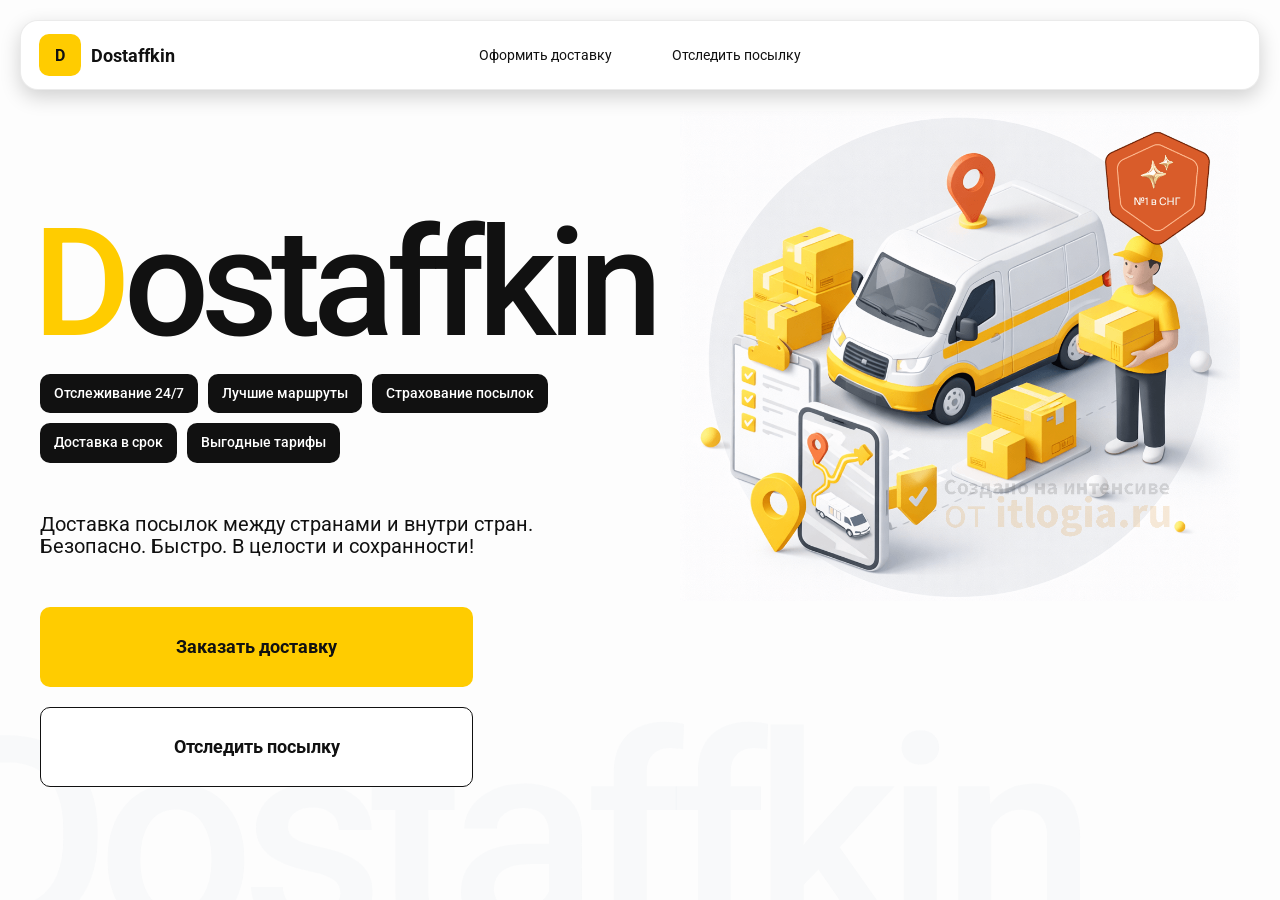
<file: index.html>
<!doctype html>
<html lang="ru">

<head>
    <meta charset="utf-8" />
    <meta name="viewport" content="width=device-width,initial-scale=1,maximum-scale=1,user-scalable=0" />
    <title>Dostaffkin — Доставка посылок между странами и внутри стран. Безопасно. Быстро. В целости и сохранности!
    </title>
    <link rel="stylesheet" href="./styles/base.css">
    <link rel="stylesheet" href="./styles/base_adaptive.css">
    <link rel="stylesheet" href="./styles/index.css">
    <link rel="stylesheet" href="./styles/index_adaptive.css">

</head>

<body>

    <!-- <h1 class="title">Мой заголовок</h1>
    <p class="title">Абзац текста Абзац текста Абзац текста Абзац текста Абзац текста Абзац текста Абзац текста Абзац текста Абзац текста Абзац текста Абзац текста Абзац текста Абзац текста Абзац текста Абзац текста</p>
    
    <a href="https://www.google.com/">Ссылка</a> -->

    <div class="container">
        <header class="header">
            <a class="header-brand" href="#">
                <div class="header-logo">D</div>
                <div class="header-title">Dostaffkin</div>
            </a>
            <nav class="header-menu">
                <a class="header-link" href="./order.html">Оформить <span>доставку</span></a>
                <a class="header-link" href="./track.html">Отследить <span>посылку</span></a>
            </nav>
        </header>

        <main class="main">
            <section class="main-info">
                <div class="main-title">
                    <span>D</span>ostaffkin
                </div>
                <div class="main-features">
                    <div class="main-feature">Отслеживание 24/7</div>
                    <div class="main-feature">Лучшие маршруты</div>
                    <div class="main-feature">Страхование посылок</div>
                    <div class="main-feature">Доставка в срок</div>
                    <div class="main-feature">Выгодные тарифы</div>
                </div>
                <div class="main-description">
                    Доставка посылок между странами и внутри стран.
                    Безопасно. Быстро. В целости и сохранности!
                </div>
                <div class="main-actions">
                    <a class="button" type="button" href="./order.html">Заказать доставку</a>
                    <a class="button button-white" type="button" href="./track.html">Отследить посылку</a>
                </div>
            </section>
            <div class="main-title-ghost">Dostaffkin</div>
            <section class="main-image">
                <img src="images/main-image.png" alt="Main image" />
            </section>
        </main>
    </div>
</body>

</html>
</file>
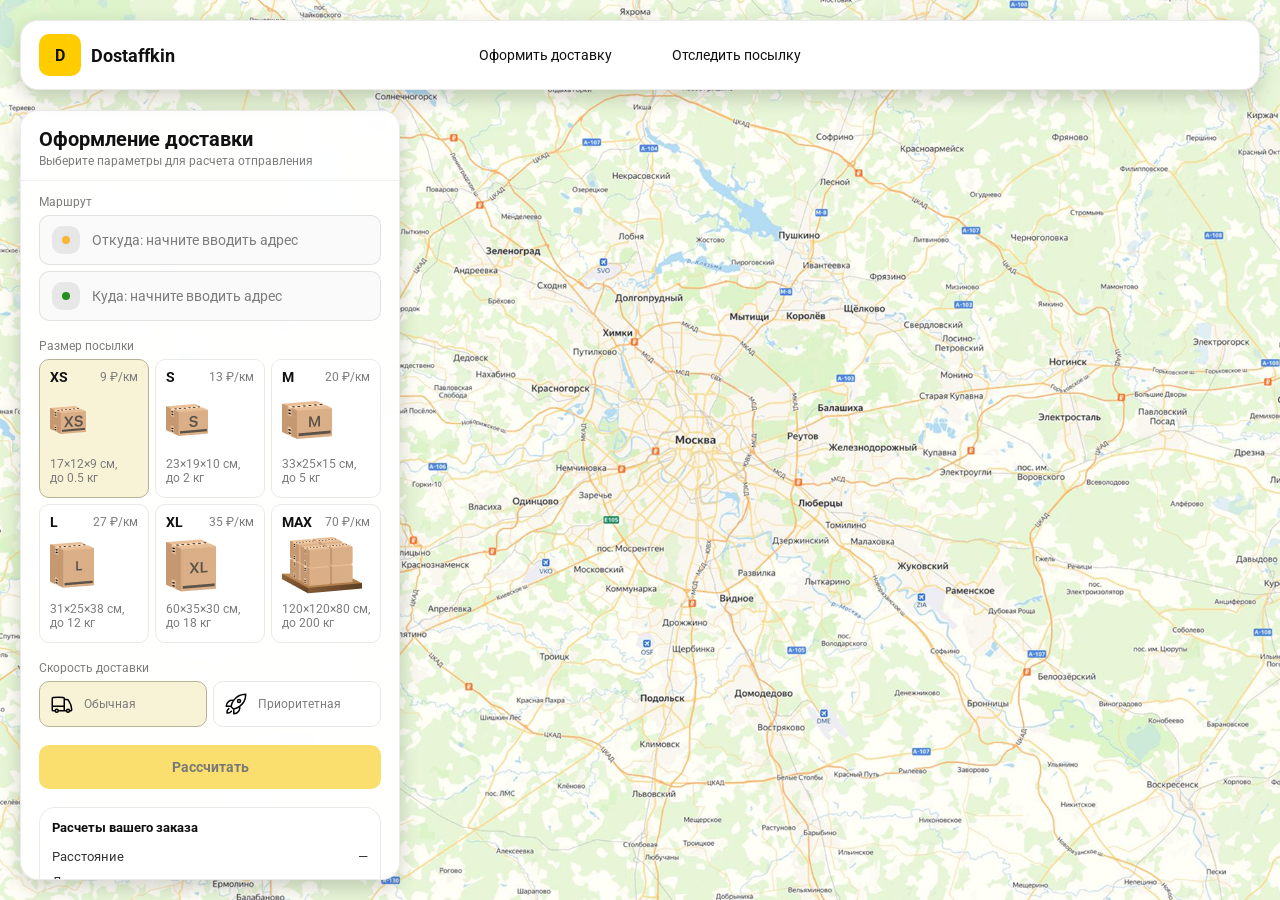
<file: order.html>
<!doctype html>
<html lang="ru">

<head>
    <meta charset="utf-8" />
    <meta name="viewport" content="width=device-width,initial-scale=1,maximum-scale=1,user-scalable=0" />
    <title>Оформление доставки</title>

    <link rel="stylesheet" href="styles/base.css" />
    <link rel="stylesheet" href="styles/base_adaptive.css" />

    <link rel="stylesheet" href="styles/order.css" />
    <link rel="stylesheet" href="styles/order_adaptive.css" />
</head>

<body>
    <div id="map"></div>

    <header class="header">
        <a class="header-brand" href="./index.html">
            <div class="header-logo">D</div>
            <div class="header-title">Dostaffkin</div>
        </a>
        <nav class="header-menu">
            <a class="header-link" href="#">Оформить <span>доставку</span></a>
            <a class="header-link" href="./track.html">Отследить <span>посылку</span></a>
        </nav>
    </header>

    <aside class="main" id="sidebar">
        <div class="main-header">
            <div class="main-title">Оформление доставки</div>
            <div class="main-text">Выберите параметры для расчета отправления</div>
        </div>
        <div class="main-content">
            <div class="main-route">
                <div class="main-block-title">Маршрут</div>
                <div class="main-fields">
                    <div class="main-field" id="fromField">
                        <div class="main-pin"></div>
                        <input id="from" placeholder="Откуда: начните вводить адрес" autocomplete="off" />
                        <div class="main-ac" id="fromAc" role="listbox" aria-label="Подсказки адресов"></div>
                    </div>

                    <div class="main-field" id="toField">
                        <div class="main-pin"></div>
                        <input id="to" placeholder="Куда: начните вводить адрес" autocomplete="off" />
                        <div class="main-ac" id="toAc" role="listbox" aria-label="Подсказки адресов"></div>
                    </div>
                </div>
            </div>
            <div class="main-package">
                <div class="main-block-title">Размер посылки</div>

                <div class="main-sizes">
                    <div class="main-size-card is-active" data-value="xs">
                        <div class="main-size-top">
                            <div class="main-size-label">XS</div>
                            <div class="main-size-rate">9 ₽/км</div>
                        </div>
                        <div class="main-size-media">
                            <img src="images/sizes/xs.png" alt="Короб XS" />
                        </div>
                        <div class="main-size-description">17×12×9 см,<br>до 0.5 кг</div>
                    </div>

                    <div class="main-size-card" data-value="s">
                        <div class="main-size-top">
                            <div class="main-size-label">S</div>
                            <div class="main-size-rate">13 ₽/км</div>
                        </div>
                        <div class="main-size-media">
                            <img src="images/sizes/s.png" alt="Короб S" />
                        </div>
                        <div class="main-size-description">23×19×10 см,<br>до 2 кг</div>
                    </div>

                    <div class="main-size-card" data-value="m">
                        <div class="main-size-top">
                            <div class="main-size-label">M</div>
                            <div class="main-size-rate">20 ₽/км</div>
                        </div>
                        <div class="main-size-media">
                            <img src="images/sizes/m.png" alt="Короб M" />
                        </div>
                        <div class="main-size-description">33×25×15 см,<br>до 5 кг</div>
                    </div>

                    <div class="main-size-card" data-value="l">
                        <div class="main-size-top">
                            <div class="main-size-label">L</div>
                            <div class="main-size-rate">27 ₽/км</div>
                        </div>
                        <div class="main-size-media">
                            <img src="images/sizes/l.png" alt="Короб L" />
                        </div>
                        <div class="main-size-description">31×25×38 см,<br>до 12 кг</div>
                    </div>

                    <div class="main-size-card" data-value="xl">
                        <div class="main-size-top">
                            <div class="main-size-label">XL</div>
                            <div class="main-size-rate">35 ₽/км</div>
                        </div>
                        <div class="main-size-media">
                            <img src="images/sizes/xl.png" alt="Короб XL" />
                        </div>
                        <div class="main-size-description">60×35×30 см,<br>до 18 кг</div>
                    </div>

                    <div class="main-size-card" data-value="max">
                        <div class="main-size-top">
                            <div class="main-size-label">MAX</div>
                            <div class="main-size-rate">70 ₽/км</div>
                        </div>
                        <div class="main-size-media main-size-media-palleta">
                            <img src="images/sizes/max.png" alt="Паллета" />
                        </div>
                        <div class="main-size-description">120×120×80 см,<br>до 200 кг</div>
                    </div>
                </div>
            </div>
            <div class="main-speed">
                <div class="main-block-title">Скорость доставки</div>

                <div class="main-speeds">
                    <div class="main-speed-card is-active" data-value="regular">
                        <img class="main-speed-media" src="images/icons/regular.svg" alt="Regular" />
                        <div class="main-speed-description">Обычная</div>
                    </div>
                    <div class="main-speed-card" data-value="fast">
                        <img class="main-speed-media" src="images/icons/fast.svg" alt="Fast" />
                        <div class="main-speed-description">Приоритетная</div>
                    </div>

                </div>
            </div>
            <div class="main-calculate-block">
                <button id="calc" class="button calculate-button" type="button" disabled>Рассчитать</button>
            </div>
            <div class="main-result" id="result">
                <div class="main-result-title">Расчеты вашего заказа</div>
                <div class="main-result-lines">
                    <div class="main-result-line"><span>Расстояние</span><span id="distanceValue">—</span></div>
                    <div class="main-result-line"><span>Доставим через</span><span id="durationValue">—</span></div>
                    <div class="main-result-line"><span>Тариф</span><span id="rateValue">—</span></div>
                </div>
                <div class="main-price">
                    <div class="main-price-label">Итого</div>
                    <div class="main-price-value" id="totalValue">—</div>
                </div>
            </div>
            <div class="main-order-box">
                <div class="main-order-form" id="orderForm">
                    <div class="main-order-title">Оформление доставки</div>
                    <div class="main-block-info-row">
                        <div class="main-block-title">Контакты</div>
                        <div class="order-fields">
                            <div class="main-field">
                                <input id="customerName" placeholder="Ваше имя" autocomplete="off" />
                            </div>
                            <div class="main-field">
                                <input id="customerPhone" placeholder="Ваш телефон" autocomplete="off"
                                    inputmode="tel" />
                            </div>
                        </div>
                    </div>
                    <div class="main-block-info-row extra-info">
                        <div class="main-block-title">Дополнительная информация</div>
                        <div class="main-field textarea">
                            <textarea id="comment" placeholder="Детали доставки и комментарии"></textarea>
                        </div>
                    </div>
                    <button id="submit" class="button main-submit-request" type="button" disabled>Отправить
                        заявку
                    </button>
                </div>

                <div class="main-order-success" id="orderSuccess">
                    <div class="main-success-icon">✓</div>
                    <div class="main-success-title">Заявка отправлена!</div>
                    <div class="main-success-title">Номер отправления – <span id="orderId"></span></div>
                    <div class="main-success-subtitle">Мы скоро свяжемся с вами</div>
                </div>
            </div>
        </div>
    </aside>

</body>

</html>
</file>
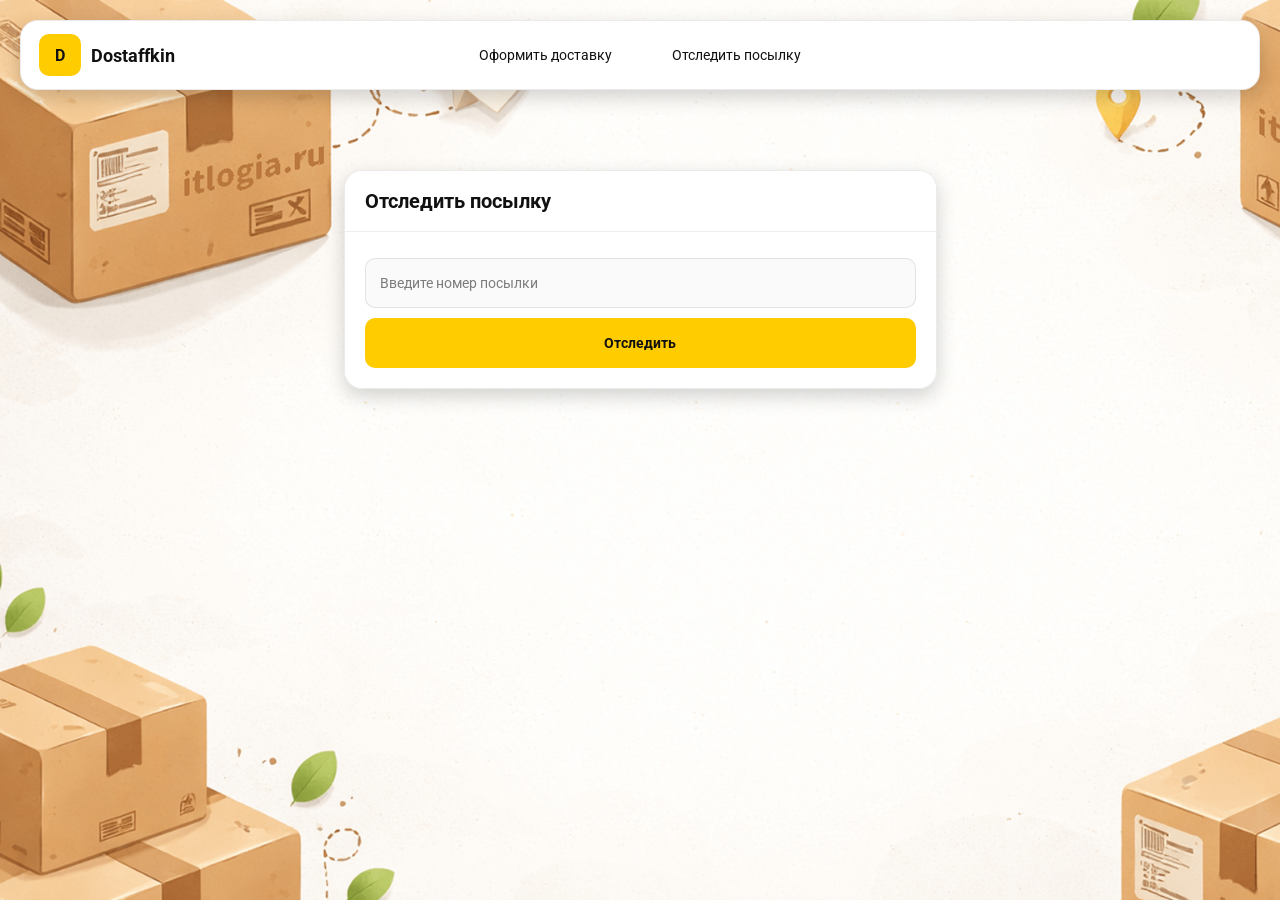
<file: track.html>
<!doctype html>
<html lang="ru">

<head>
    <meta charset="utf-8" />
    <meta name="viewport" content="width=device-width,initial-scale=1,maximum-scale=1,user-scalable=0" />
    <title>Отследить посылку</title>
    <link rel="stylesheet" href="styles/base.css" />
    <link rel="stylesheet" href="styles/base_adaptive.css" />

    <link rel="stylesheet" href="styles/track.css" />
    <link rel="stylesheet" href="styles/track_adaptive.css" />
</head>

<body>
    <div class="container">
        <header class="header">
            <a class="header-brand" href="./index.htmls">
                <div class="header-logo">D</div>
                <div class="header-title">Dostaffkin</div>
            </a>
            <nav class="header-menu">
                <a class="header-link" href="./order.html">Оформить <span>доставку</span></a>
                <a class="header-link" href="#">Отследить <span>посылку</span></a>
            </nav>
        </header>
        <main class="track-content">
            <section class="track-card track-search">
                <div class="track-title">Отследить посылку</div>
                <div class="track-action">
                    <div class="main-field track-field">
                        <input id="trackNumber" placeholder="Введите номер посылки" autocomplete="off" />
                    </div>
                    <button id="trackButton" class="button track-button" type="button">Отследить</button>
                </div>
            </section>
            <section class="track-card track-result" id="trackResult">
                <div class="track-result-header">
                    <div class="track-id" id="trackIdValue"></div>
                    <div class="track-routes">
                        <div class="track-route">
                            <div class="track-route-pin">
                                <svg xmlns="http://www.w3.org/2000/svg" fill="none" viewBox="0 0 24 24"
                                    stroke-width="1.5" stroke="orange" class="size-6">
                                    <path stroke-linecap="round" stroke-linejoin="round"
                                        d="M15 10.5a3 3 0 1 1-6 0 3 3 0 0 1 6 0Z" />
                                    <path stroke-linecap="round" stroke-linejoin="round"
                                        d="M19.5 10.5c0 7.142-7.5 11.25-7.5 11.25S4.5 17.642 4.5 10.5a7.5 7.5 0 1 1 15 0Z" />
                                </svg>
                            </div>
                            <div class="track-route-address" id="trackFromValue">
                                Откуда: Москва, улица Арбат, 1
                            </div>
                        </div>
                        <div class="track-route track-route-arrow">
                            <svg xmlns="http://www.w3.org/2000/svg" fill="none" viewBox="0 0 24 24" stroke-width="1.5"
                                stroke="currentColor" class="size-6">
                                <path stroke-linecap="round" stroke-linejoin="round"
                                    d="M19.5 13.5 12 21m0 0-7.5-7.5M12 21V3" />
                            </svg>
                        </div>
                        <div class="track-route">
                            <div class="track-route-pin">
                                <svg xmlns="http://www.w3.org/2000/svg" fill="none" viewBox="0 0 24 24"
                                    stroke-width="1.5" stroke="green" class="size-6">
                                    <path stroke-linecap="round" stroke-linejoin="round"
                                        d="M15 10.5a3 3 0 1 1-6 0 3 3 0 0 1 6 0Z" />
                                    <path stroke-linecap="round" stroke-linejoin="round"
                                        d="M19.5 10.5c0 7.142-7.5 11.25-7.5 11.25S4.5 17.642 4.5 10.5a7.5 7.5 0 1 1 15 0Z" />
                                </svg>
                            </div>
                            <div class="track-route-address" id="trackToValue">
                                Куда: Минск, проспект Независимости, 58
                            </div>
                        </div>
                    </div>
                </div>
                <div class="track-info">
                    <div class="track-status-title">Статус данной посылки:</div>
                    <div class="track-status-list" id="trackStatusList">


                        <div class="track-status created">
                            <img src="images/icons/created.svg" class="track-status-icon" alt="Created">
                            <div class="track-status-text">
                                <div class="track-status-text-state">Создан</div>
                                <div class="track-status-text-date">10.01.2026</div>
                            </div>
                        </div>

                        <div class="track-status in-way">
                            <img src="images/icons/in-way.svg" class="track-status-icon" alt="In way">
                            <div class="track-status-text">
                                <div class="track-status-text-state">В пути: Москва</div>
                                <div class="track-status-text-date">18.01.2026</div>
                            </div>
                        </div>

                        <div class="track-status ready">
                            <img src="images/icons/ready.svg" class="track-status-icon" alt="Ready">
                            <div class="track-status-text">
                                <div class="track-status-text-state">Готов к выдаче</div>
                                <div class="track-status-text-date">25.01.2026</div>
                            </div>
                        </div>

                        <div class="track-status done">
                            <img src="images/icons/done.svg" class="track-status-icon" alt="Done">
                            <div class="track-status-text">
                                <div class="track-status-text-state">Вручен</div>
                                <div class="track-status-text-date">27.01.2026</div>
                            </div>
                        </div>

                    </div>
                </div>
            </section>
        </main>
    </div>
</body>

</html>
</file>
<file: styles/base.css>
*, *::before, *::after {
    box-sizing: border-box;
}

@font-face {
    font-family: "Roboto";
    src: url("../fonts/Roboto-Regular.ttf");
    font-weight: normal;
}

@font-face {
    font-family: "Roboto";
    src: url("../fonts/Roboto-Bold.ttf");
    font-weight: bold;
}

@font-face {
    font-family: "Roboto";
    src: url("../fonts/Roboto-Medium.ttf");
    font-weight: 500;
}

html, body {
    margin: 0;
    color: #111111;
    font-family: "Roboto", sans-serif;
}

body {
    background: #FDFDFD;
}

.header {
    border-radius: 18px;
    box-shadow: 0 7px 20px 0 #0000002E;
    backdrop-filter: blur(10px);
    background: #ffffff;
    left: 20px;
    border: 1px solid rgba(0, 0, 0, 0.08);
    position: fixed;
    right: 20px;
    top: 20px;
    padding: 14px 18px;
    height: 70px;
    display: flex;
    align-items: center;
    z-index: 6;
}

.header-brand {
    display: flex;
    align-items: center;
    text-decoration: none;
    gap: 10px;
}

.header-logo {
    width: 42px;
    height: 42px;
    border-radius: 10px;
    background: #FFCC00;
    display: grid;
    place-items: center;
    font-weight: bold;
    color: #111;
}

.header-title {
    font-size: 18px;
    font-weight: bold;
    color: #111111;
    text-decoration: none;
}

.header-menu {
    display: flex;
    align-items: center;
    gap: 60px;
    margin: 0;
    position: absolute;
    left: 50%;
    transform: translateX(-50%);
}

.header-link {
    font-size: 14px;
    color: #111111;
    text-decoration: none;
}

.button {
    border: 0;
    outline: none;
    height: 44px;
    border-radius: 10px;
    font-size: 14px;
    font-weight: bold;
    cursor: pointer;
    font-family: inherit;
    transition: transform .08s ease, opacity .12s ease;
    background: #ffcc00;
    color: #111111;
    text-align: center;
    text-decoration: none;
}

.button:hover {
    background-color: #E5BC19;
}

.button:disabled {
    cursor: not-allowed;
    background-color: #FADE6E;
    color: #787878;
    transform: none;
}

.button.button-white {
    background: #ffffff;
    border: 1px solid #111111;
}

.button.button-white:hover {
    background: rgb(241 241 241);
}

.main-field {
    display: flex;
    align-items: center;
    margin-top: 6px;
    gap: 10px;
    border: 1px solid #1111111A;
    background: #FAFAFA;
    border-radius: 10px;
    padding: 10px 12px;
    position: relative;
    box-sizing: border-box;
    height: 50px;
}

.main-field.textarea {
    height: auto;
}

.main-pin {
    width: 28px;
    height: 28px;
    border-radius: 10px;
    background: rgba(17, 17, 17, 0.08);
    display: grid;
    place-items: center;
    flex: 0 0 auto;
    position: relative;
}

.main-pin::before {
    content: "";
    width: 8px;
    height: 8px;
    border-radius: 999px;
    background: orange;
    opacity: .75;
    display: block;
}

.main-field:last-child .main-pin::before {
    background: green;
    opacity: .85;
}

input, textarea {
    width: 100%;
    border: 0;
    outline: none;
    background: transparent;
    font-size: 14px;
    color: #111111;
    font-family: inherit;
}

textarea {
    resize: vertical;
    min-height: 72px;
    padding: 2px 0;
}

input::placeholder, textarea::placeholder {
    color: #7C7C7C;
}

.main-field:focus-within {
    border-color: rgba(0, 0, 0, 0.20);
    box-shadow: 0 0 0 4px rgba(255, 204, 0, 0.35);
    background: rgba(255, 255, 255, 0.75);
}
</file>
<file: styles/base_adaptive.css>
@media (max-width: 767px) {
    .header {
        left: 10px;
        right: 10px;
        top: 10px;
    }

    .header-link span {
        display: none;
    }

    .header-menu {
        gap: 20px;
        justify-content: flex-start;
        margin: 0 0 0 30px;
        position: static;
        transform: none;
    }
}

@media (max-width: 420px) {
    .header-title {
        display: none;
    }
}

@media (max-width: 374px) {
    .header-menu {
        gap: 10px;
        margin: 0 0 0 10px;
    }
}
</file>
<file: styles/index.css>
/* .title {
        color: green;
        background: yellow;
        padding: 50px;
        border: solid black 1px;
        border-radius: 30px;
} */

.container {
    overflow: hidden;
    min-height: 100vh;
}

.main {
    padding: 111px 40px 40px;
    position: relative;
    display: flex;
}

.main-info {
    max-width: 840px;
    width: 100%;
    position: relative;
}

.main-title {
    margin-top: 98px;
    font-weight: 500;
    font-size: 200px;
    line-height: 1;
    letter-spacing: -0.05em;
    color: #111111;
    left: -15px;
    position: relative;
}

.main-title span {
    color: #ffcc00;
}

.main-features {
    margin-top: 15px;
    display: flex;
    flex-wrap: wrap;
    gap: 10px;
}

.main-feature {
    background: #111111;
    color: #ffffff;
    padding: 12px 14px;
    font-weight: 500;
    font-size: 14px;
    line-height: 1.1;
    border-radius: 10px;
}

.main-description {
    margin-top: 50px;
    max-width: 500px;
    font-size: 20px;
    line-height: 1.1;
    color: #111111;
}

.main-actions {
    margin-top: 50px;
    display: flex;
    flex-direction: column;
    gap: 20px;
}

.main-actions .button {
    height: 80px;
    width: 433px;
    font-size: 18px;
    font-weight: bold;
    place-items: center;
    display: grid;
}

.main-title-ghost {
    position: absolute;
    z-index: -1;
    left: -70px;
    bottom: -150px;
    font-weight: 500;
    font-size: 278px;
    line-height: 1;
    letter-spacing: -0.05em;
    color: #ECEDF04D;
}



.main-image {
    width: 1024px;
    top: 100px;
    z-index: -2;
}

.main-image img {
    width: 100%;
    max-width: 1024px;
    height: auto;
    display: block;
}
</file>
<file: styles/index_adaptive.css>
@media (max-width: 1760px) {
    .main-title {
        font-size: 150px;
        left: -7px;
    }

    .main-info {
        max-width: 640px;
    }
}

@media (max-width: 1200px) {
    .main-info {
        max-width: 540px;
    }

    .main {
        padding: 111px 20px 20px;
    }

    .main-title {
        font-size: 120px;
        left: -4px;
    }

    .main-title-ghost {
        font-size: 220px;
    }
}

@media (max-width: 1024px) {
    .main-title {
        margin-top: 30px;
    }

    .main {
        flex-direction: column-reverse;
    }

    .main-image {
        max-width: 350px;
        position: absolute;
        left: 370px;
        top: 370px;
    }

    .main-info {
        max-width: 100%;
    }

    .main-actions {
        gap: 10px;
    }

    .main-actions .button {
        height: 50px;
        font-size: 14px;
        width: auto;
        max-width: 300px;
    }

    .main-description {
        max-width: 350px;
    }
}

@media (max-width: 570px) {
    .main-title {
        font-size: 88px;
    }

    .main-description {
        max-width: 100%
    }

    .main-actions {
       width: 100%;
    }

    .main-actions .button {
        width: 100%;
        max-width: 100%
    }

    .main-image {
        max-width: 650px;
        position: absolute;
        left: 170px;
        top: 70px;
        opacity: 0.2;
    }
}

@media (max-width: 400px) {
    .main-title {
        font-size: 70px;
    }
}
</file>
<file: styles/order.css>
#map {
    background-image: url("../images/order-bg.png");
    background-size: cover;
    position: fixed;
    inset: 0;
}

.main {
    border-radius: 18px;
    box-shadow: 0 7px 20px 0 #0000002E;
    backdrop-filter: blur(10px);
    background: rgba(255, 255, 255, 0.96);
    left: 20px;
    border: 1px solid rgba(0, 0, 0, 0.08);
    position: fixed;
    top: 110px;
    bottom: 20px;
    width: 380px;
    display: flex;
    flex-direction: column;
    overflow: hidden;
    z-index: 5;
}

.main-header {
    padding: 18px 18px 12px 18px;
    border-bottom: 1px solid rgba(0, 0, 0, 0.06);
    display: flex;
    flex-direction: column;
}

.main-title {
    font-size: 20px;
    line-height: 100%;
    font-weight: bold;
}

.main-text {
    font-size: 12px;
    margin-top: 5px;
    color: #7C7C7C;
}

.main-content {
    padding: 14px 18px 18px 18px;
    overflow: auto;
    scrollbar-width: none;
    display: flex;
    flex-direction: column;
    gap: 18px;
    flex: 1;
}

.main-block-title {
    font-size: 12px;
    color: #7C7C7C;
}

.main-route .main-block-title,
.main-package .main-block-title {
    margin-bottom: 6px;
}

.main-sizes {
    display: grid;
    gap: 6px;
    grid-template-columns: repeat(3, 1fr);
}

.main-size-card {
    border: 1px solid #E8E8E7;
    background: #FFFFFF;
    border-radius: 10px;
    padding: 10px;
    cursor: pointer;
    user-select: none;
    transition: transform .08s ease, border-color .12s ease, background .12s ease;
    min-height: 139px;
}

.main-size-card:hover {
    transform: translateY(-1px);
}

.main-size-card.is-active {
    background-color: #F8F2D6;
    border-color: #B7B196;
}

.main-size-top {
    display: flex;
    align-items: center;
    justify-content: space-between;
}

.main-size-label {
    font-weight: bold;
    font-size: 14px;
    color: #111111;
    line-height: 100%;
}

.main-size-rate {
    font-size: 12px;
    color: #7C7C7C;
    line-height: 100%;
}

.main-size-media {
    margin-top: 8px;
    height: 57px;
}

.main-size-description {
    margin-top: 8px;
    font-size: 12px;
    color: #7C7C7C;
    line-height: 1.2;
}

.calculate-button {
    width: 100%;
}

.main-result {
    border: 1px solid rgba(0, 0, 0, 0.08);
    background: rgba(255, 255, 255, 0.75);
    border-radius: 16px;
    padding: 12px;
    line-height: 1.25;
}

.main-result-title {
    font-weight: bold;
    font-size: 13px;
    color: #111111;
    margin-bottom: 13px;
}

.main-result-lines {
    gap: 8px;
    display: flex;
    flex-direction: column;
}

.main-result-line {
    font-size: 13px;
    color: rgba(17, 17, 17, 0.85);
    display: flex;
    justify-content: space-between;
}

.main-price {
    margin-top: 18px;
    padding-top: 10px;
    border-top: 1px dashed rgba(0, 0, 0, 0.12);
    display: flex;
    align-items: baseline;
    justify-content: space-between;
}

.main-price-label {
    font-size: 12px;
    color: rgba(17, 17, 17, 0.55);
}

.main-price-value {
    font-size: 20px;
    font-weight: bold;
    color: #111111;
    letter-spacing: -0.3px;
}

.main-order-box {
    background: #ffffff;
    border: 1px solid #E8E8E7;
    border-radius: 10px;
    padding: 12px;
}

.main-order-title {
    margin-bottom: 8px;
    font-weight: bold;
    font-size: 14px;
    color: #111111;
}

.main-block-info {
    display: flex;
    flex-direction: column;
    gap: 6px;
}

.order-fields {
    display: grid;
    grid-template-columns: 1fr 1fr;
    column-gap: 10px;
    margin-top: 6px;
}

.main-block-info-row.extra-info {
    display: block;
    margin-top: 13px;
}

.main-submit-request {
    width: 100%;
    margin-top: 6px;
}

.main-order-success {
    display: none;
    text-align: center;
    padding: 22px 12px;
    gap: 12px;
}

.main-order-success.is-visible {
    display: flex;
    flex-direction: column;
    align-items: center;
}

.main-success-icon {
    width: 56px;
    height: 56px;
    border-radius: 50%;
    background: #16a34a;
    color: #ffffff;
    display: grid;
    place-items: center;
    font-size: 30px;
}

.main-success-title {
    font-size: 14px;
    font-weight: bold;
    color: #111111;
}

.main-success-subtitle {
    font-size: 12px;
    color: rgba(17, 17, 17, 0.55);
    line-height: 1.3;
}

.main-speed .main-block-title {
    margin-bottom: 6px;
}

.main-speeds {
    display: grid;
    gap: 6px;
    grid-template-columns: repeat(2, 1fr);
}

.main-speed-card {
    border: 1px solid #E8E8E7;
    background: #FFFFFF;
    border-radius: 10px;
    padding: 10px;
    cursor: pointer;
    user-select: none;
    transition: transform .08s ease, border-color .12s ease, background .12s ease;
    display: flex;
    align-items: center;
    gap: 10px;
}

.main-speed-card:hover {
    transform: translateY(-1px);
}

.main-speed-card.is-active {
    background-color: #F8F2D6;
    border-color: #B7B196;
}

.main-speed-description {
    font-size: 12px;
    color: #7C7C7C;
    line-height: 1.2;
}
</file>
<file: styles/order_adaptive.css>
@media (max-width: 767px) {
    .main {
        left: 10px;
        right: 10px;
        top: 50%;
        bottom: 12px;
        width: auto;
        max-width: none;
    }
}

@media (max-width: 420px) {
    .main-sizes {
        grid-template-columns: repeat(2, 1fr);
    }
}
</file>
<file: styles/track.css>
.container {
    background: #F4F4F4 url("../images/track-bg.png");
    background-size: cover;
    min-height: 100vh;
    padding: 170px 0 50px 0;
}

.track-content {
    width: 593px;
    margin: 0 auto;
}

.track-card {
    width: 100%;
    border-radius: 18px;
    box-shadow: 0 7px 20px 0 #0000002E;
    backdrop-filter: blur(10px);
    background: rgba(255, 255, 255, 0.96);
    border: 1px solid rgba(0, 0, 0, 0.08);
}

.track-title {
    font-size: 20px;
    line-height: 100%;
    font-weight: bold;
    border-bottom: 1px solid #EEEEEE;
    padding: 20px;
}

.track-action {
    padding: 20px;
}

.track-button {
    width: 100%;
    height: 50px;
}

.track-field {
    margin-bottom: 10px;
}

.track-result {
    margin-top: 5px;
    display: none;
}

.track-result.is-visible {
    display: block;
}

.track-result-header {
    font-weight: bold;
    font-size: 14px;
    color: #111111;
    padding: 20px;
    border-bottom: 1px solid #EEEEEE;
}

.track-id {
    margin-bottom: 12px;
    font-size: 20px;
}

.track-routes {
    display: flex;
    flex-direction: column;
    gap: 10px;
    font-weight: normal;
}

.track-route {
    display: flex;
    align-items: center;
    gap: 10px;
}

.track-route-pin {
    width: 24px;
    height: 24px;
    flex-shrink: 0;
}

.track-route-arrow {
    padding: 15px 0;
    width: 24px;
    height: 24px;
}

.track-info {
    padding: 20px;
}

.track-status {
    display: flex;
    align-items: center;
    font-size: 12px;
    gap: 10px;
}

.track-status-title {
    font-size: 14px;
    color: #111111;
    margin-bottom: 20px;
}

.track-status-list {
    display: flex;
    flex-direction: column;
    gap: 15px;
}

.track-status-icon {
    width: 40px;
    height: 40px;
    border-radius: 50%;
    background: rgba(17, 17, 17, 0.08);
    display: grid;
    place-items: center;
    flex: 0 0 auto;
}

.track-status.created .track-status-icon {
    background-color: #F1CB00;
}

.track-status.in-way .track-status-icon {
    background-color: #F08A11;
}

.track-status.ready .track-status-icon {
    background-color: #A35D0A;
}

.track-status.done .track-status-icon {
    background-color: #37C93B;
}

.track-status-text {
    display: flex;
    align-items: center;
    justify-content: space-between;
    color: #111111;
    font-size: 12px;
    flex: 1;
}

.track-status-date {
    color: rgba(17, 17, 17, 0.55);
}
</file>
<file: styles/track_adaptive.css>
@media (max-width: 767px) {
    .container {
        padding: 130px 0 50px 0;
    }

    .track-content {
        width: 100%;
        padding-left: 10px;
        padding-right: 10px;
    }

    .track-result-header {
        padding: 20px;
    }
}
</file>
